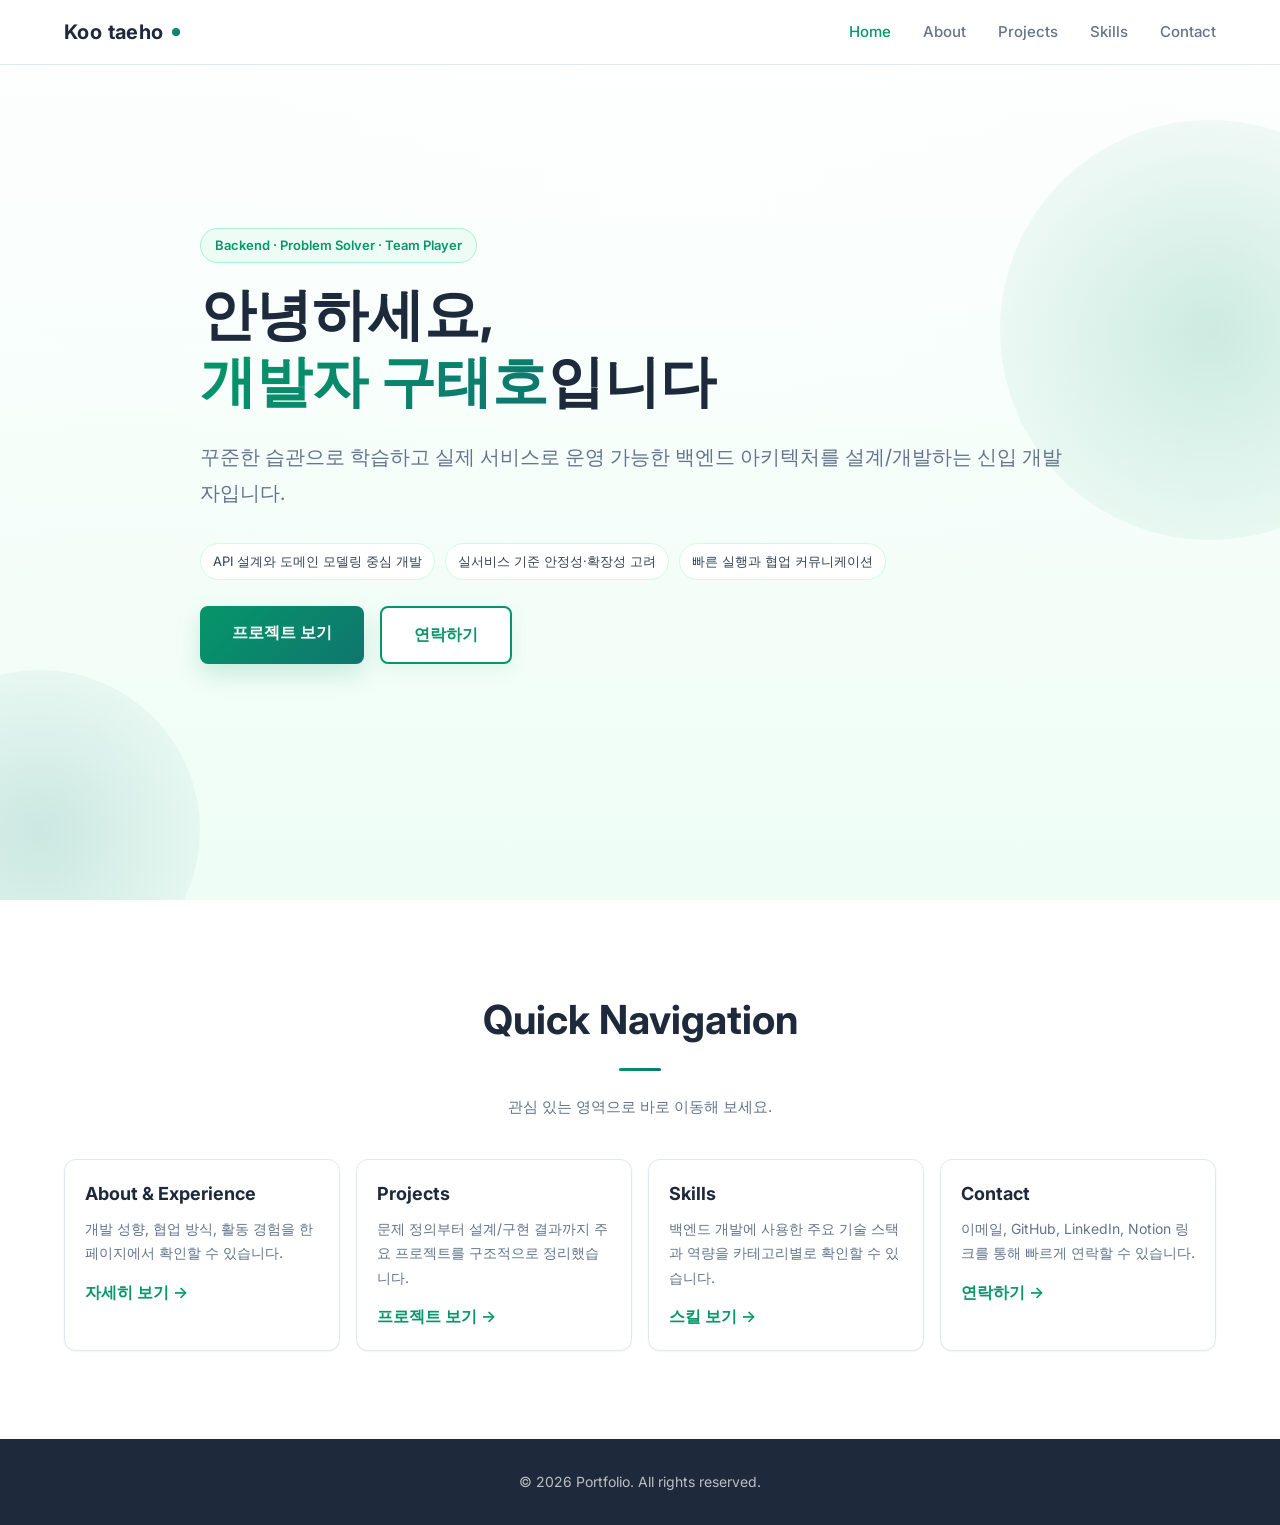
<file: index.html>
<!DOCTYPE html>
<html lang="ko">
<head>
    <meta charset="UTF-8">
    <meta name="viewport" content="width=device-width, initial-scale=1.0">
    <title>구태호 | Backend Developer Portfolio</title>
    <meta name="description" content="Node.js · TypeScript · Express 기반 백엔드 개발자 구태호의 포트폴리오입니다.">
    <meta property="og:title" content="구태호 | Backend Developer Portfolio">
    <meta property="og:description" content="백엔드 개발자 구태호 포트폴리오">
    <meta property="og:type" content="website">
    <link rel="stylesheet" href="style.css">
    <link rel="preconnect" href="https://fonts.googleapis.com">
    <link rel="preconnect" href="https://fonts.gstatic.com" crossorigin>
    <link href="https://fonts.googleapis.com/css2?family=Inter:wght@300;400;500;600;700&display=swap" rel="stylesheet">
    <link rel="stylesheet" href="https://cdnjs.cloudflare.com/ajax/libs/font-awesome/6.4.0/css/all.min.css">
</head>
<body>
    <nav class="navbar">
        <div class="container">
            <a class="nav-brand" href="index.html">Koo taeho</a>
            <button class="nav-toggle" aria-label="메뉴 열기" aria-expanded="false">
                <span></span>
                <span></span>
                <span></span>
            </button>
            <ul class="nav-menu">
                <li><a href="index.html" class="nav-link">Home</a></li>
                <li><a href="about.html" class="nav-link">About</a></li>
                <li><a href="projects.html" class="nav-link">Projects</a></li>
                <li><a href="skills.html" class="nav-link">Skills</a></li>
                <li><a href="contact.html" class="nav-link">Contact</a></li>
            </ul>
        </div>
    </nav>

    <section class="hero" id="home">
        <div class="container">
            <div class="hero-content">
                <p class="hero-intro">Backend · Problem Solver · Team Player</p>
                <h1 class="hero-title">
                    안녕하세요,<br>
                    <span class="gradient-text">개발자 구태호</span>입니다
                </h1>
                <p class="hero-description">
                    꾸준한 습관으로 학습하고 실제 서비스로 운영 가능한
                    백엔드 아키텍처를 설계/개발하는 신입 개발자입니다.
                </p>
                <ul class="hero-highlights">
                    <li>API 설계와 도메인 모델링 중심 개발</li>
                    <li>실서비스 기준 안정성·확장성 고려</li>
                    <li>빠른 실행과 협업 커뮤니케이션</li>
                </ul>
                <div class="hero-buttons">
                    <a href="projects.html" class="btn btn-primary">프로젝트 보기</a>
                    <a href="contact.html" class="btn btn-secondary">연락하기</a>
                </div>
            </div>
        </div>
    </section>

    <section class="home-quick">
        <div class="container">
            <h2 class="section-title">Quick Navigation</h2>
            <p class="section-subtitle">관심 있는 영역으로 바로 이동해 보세요.</p>
            <div class="quick-grid">
                <article class="quick-card">
                    <h3>About & Experience</h3>
                    <p>개발 성향, 협업 방식, 활동 경험을 한 페이지에서 확인할 수 있습니다.</p>
                    <a href="about.html" class="quick-link">자세히 보기 →</a>
                </article>
                <article class="quick-card">
                    <h3>Projects</h3>
                    <p>문제 정의부터 설계/구현 결과까지 주요 프로젝트를 구조적으로 정리했습니다.</p>
                    <a href="projects.html" class="quick-link">프로젝트 보기 →</a>
                </article>
                <article class="quick-card">
                    <h3>Skills</h3>
                    <p>백엔드 개발에 사용한 주요 기술 스택과 역량을 카테고리별로 확인할 수 있습니다.</p>
                    <a href="skills.html" class="quick-link">스킬 보기 →</a>
                </article>
                <article class="quick-card">
                    <h3>Contact</h3>
                    <p>이메일, GitHub, LinkedIn, Notion 링크를 통해 빠르게 연락할 수 있습니다.</p>
                    <a href="contact.html" class="quick-link">연락하기 →</a>
                </article>
            </div>
        </div>
    </section>

    <footer class="footer">
        <div class="container">
            <p>&copy; 2026 Portfolio. All rights reserved.</p>
        </div>
    </footer>

    <script src="script.js"></script>
</body>
</html>
</file>
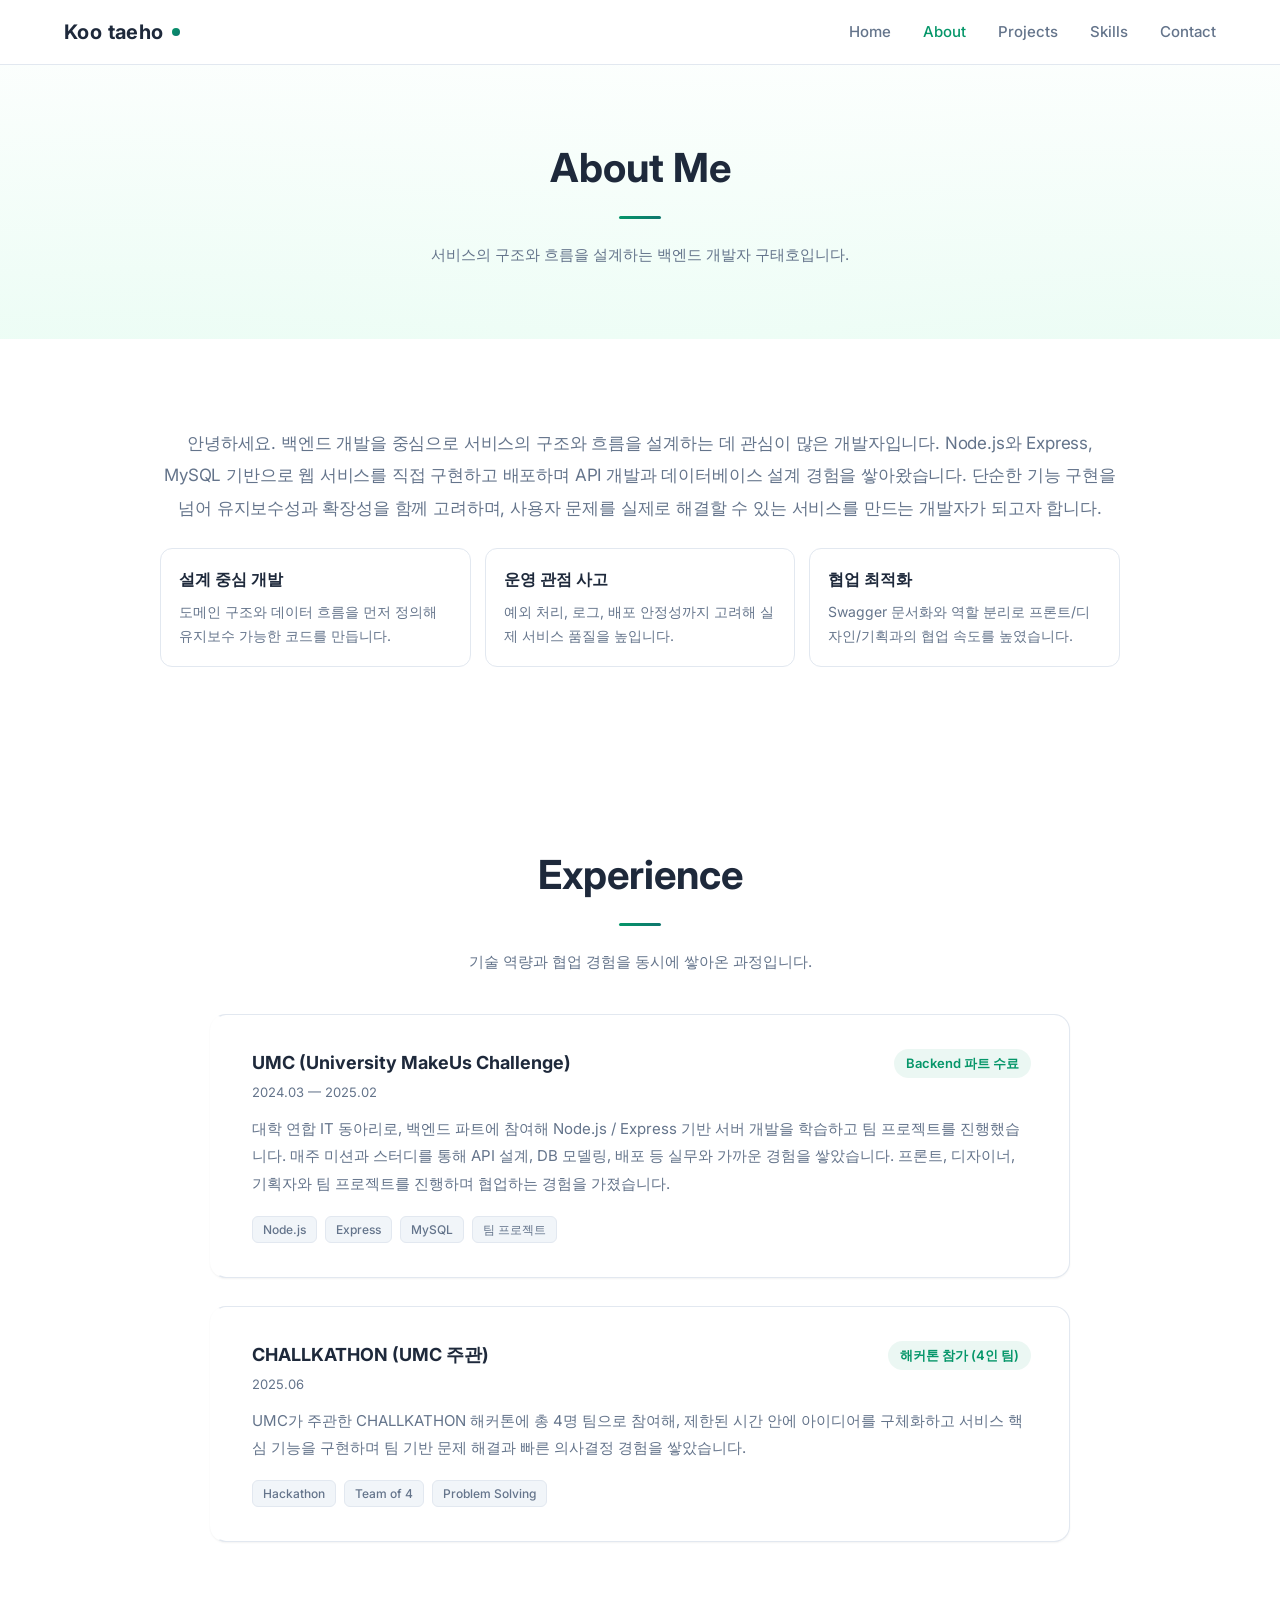
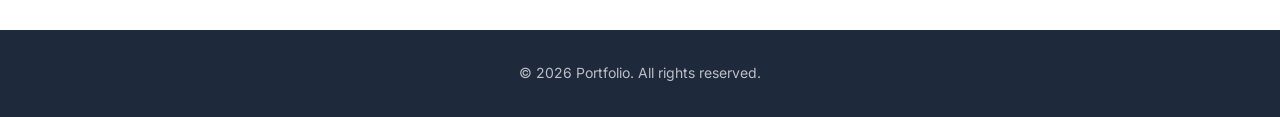
<file: about.html>
<!DOCTYPE html>
<html lang="ko">
<head>
    <meta charset="UTF-8">
    <meta name="viewport" content="width=device-width, initial-scale=1.0">
    <title>About | 구태호 Portfolio</title>
    <meta name="description" content="백엔드 개발자 구태호의 소개와 경험입니다.">
    <link rel="stylesheet" href="style.css">
    <link rel="preconnect" href="https://fonts.googleapis.com">
    <link rel="preconnect" href="https://fonts.gstatic.com" crossorigin>
    <link href="https://fonts.googleapis.com/css2?family=Inter:wght@300;400;500;600;700&display=swap" rel="stylesheet">
    <link rel="stylesheet" href="https://cdnjs.cloudflare.com/ajax/libs/font-awesome/6.4.0/css/all.min.css">
</head>
<body>
    <nav class="navbar">
        <div class="container">
            <a class="nav-brand" href="index.html">Koo taeho</a>
            <button class="nav-toggle" aria-label="메뉴 열기" aria-expanded="false">
                <span></span>
                <span></span>
                <span></span>
            </button>
            <ul class="nav-menu">
                <li><a href="index.html" class="nav-link">Home</a></li>
                <li><a href="about.html" class="nav-link">About</a></li>
                <li><a href="projects.html" class="nav-link">Projects</a></li>
                <li><a href="skills.html" class="nav-link">Skills</a></li>
                <li><a href="contact.html" class="nav-link">Contact</a></li>
            </ul>
        </div>
    </nav>

    <section class="page-hero">
        <div class="container">
            <h1 class="section-title">About Me</h1>
            <p class="section-subtitle">서비스의 구조와 흐름을 설계하는 백엔드 개발자 구태호입니다.</p>
        </div>
    </section>

    <section class="about" id="about">
        <div class="container">
            <div class="about-content">
                <p class="about-text">
                    안녕하세요. 백엔드 개발을 중심으로 서비스의 구조와 흐름을 설계하는 데 관심이 많은 개발자입니다.
                    Node.js와 Express, MySQL 기반으로 웹 서비스를 직접 구현하고 배포하며 API 개발과 데이터베이스 설계 경험을 쌓아왔습니다.
                    단순한 기능 구현을 넘어 유지보수성과 확장성을 함께 고려하며, 사용자 문제를 실제로 해결할 수 있는 서비스를 만드는 개발자가 되고자 합니다.
                </p>
                <div class="about-cards">
                    <div class="about-card">
                        <h3>설계 중심 개발</h3>
                        <p>도메인 구조와 데이터 흐름을 먼저 정의해 유지보수 가능한 코드를 만듭니다.</p>
                    </div>
                    <div class="about-card">
                        <h3>운영 관점 사고</h3>
                        <p>예외 처리, 로그, 배포 안정성까지 고려해 실제 서비스 품질을 높입니다.</p>
                    </div>
                    <div class="about-card">
                        <h3>협업 최적화</h3>
                        <p>Swagger 문서화와 역할 분리로 프론트/디자인/기획과의 협업 속도를 높였습니다.</p>
                    </div>
                </div>
            </div>
        </div>
    </section>

    <section class="experience" id="experience">
        <div class="container">
            <h2 class="section-title">Experience</h2>
            <p class="section-subtitle">기술 역량과 협업 경험을 동시에 쌓아온 과정입니다.</p>
            <div class="experience-list">
                <div class="experience-card">
                    <div class="experience-header">
                        <div class="experience-meta">
                            <span class="experience-org">UMC (University MakeUs Challenge)</span>
                            <span class="experience-period">2024.03 — 2025.02</span>
                        </div>
                        <span class="experience-role">Backend 파트 수료</span>
                    </div>
                    <p class="experience-desc">
                        대학 연합 IT 동아리로, 백엔드 파트에 참여해 Node.js / Express 기반 서버 개발을 학습하고 팀 프로젝트를 진행했습니다.
                        매주 미션과 스터디를 통해 API 설계, DB 모델링, 배포 등 실무와 가까운 경험을 쌓았습니다.
                        프론트, 디자이너, 기획자와 팀 프로젝트를 진행하며 협업하는 경험을 가졌습니다.
                    </p>
                    <div class="experience-tags">
                        <span class="exp-tag">Node.js</span>
                        <span class="exp-tag">Express</span>
                        <span class="exp-tag">MySQL</span>
                        <span class="exp-tag">팀 프로젝트</span>
                    </div>
                </div>

                <div class="experience-card">
                    <div class="experience-header">
                        <div class="experience-meta">
                            <span class="experience-org">CHALLKATHON (UMC 주관)</span>
                            <span class="experience-period">2025.06</span>
                        </div>
                        <span class="experience-role">해커톤 참가 (4인 팀)</span>
                    </div>
                    <p class="experience-desc">
                        UMC가 주관한 CHALLKATHON 해커톤에 총 4명 팀으로 참여해, 제한된 시간 안에 아이디어를 구체화하고
                        서비스 핵심 기능을 구현하며 팀 기반 문제 해결과 빠른 의사결정 경험을 쌓았습니다.
                    </p>
                    <div class="experience-tags">
                        <span class="exp-tag">Hackathon</span>
                        <span class="exp-tag">Team of 4</span>
                        <span class="exp-tag">Problem Solving</span>
                    </div>
                </div>
            </div>
        </div>
    </section>

    <footer class="footer">
        <div class="container">
            <p>&copy; 2026 Portfolio. All rights reserved.</p>
        </div>
    </footer>

    <script src="script.js"></script>
</body>
</html>
</file>
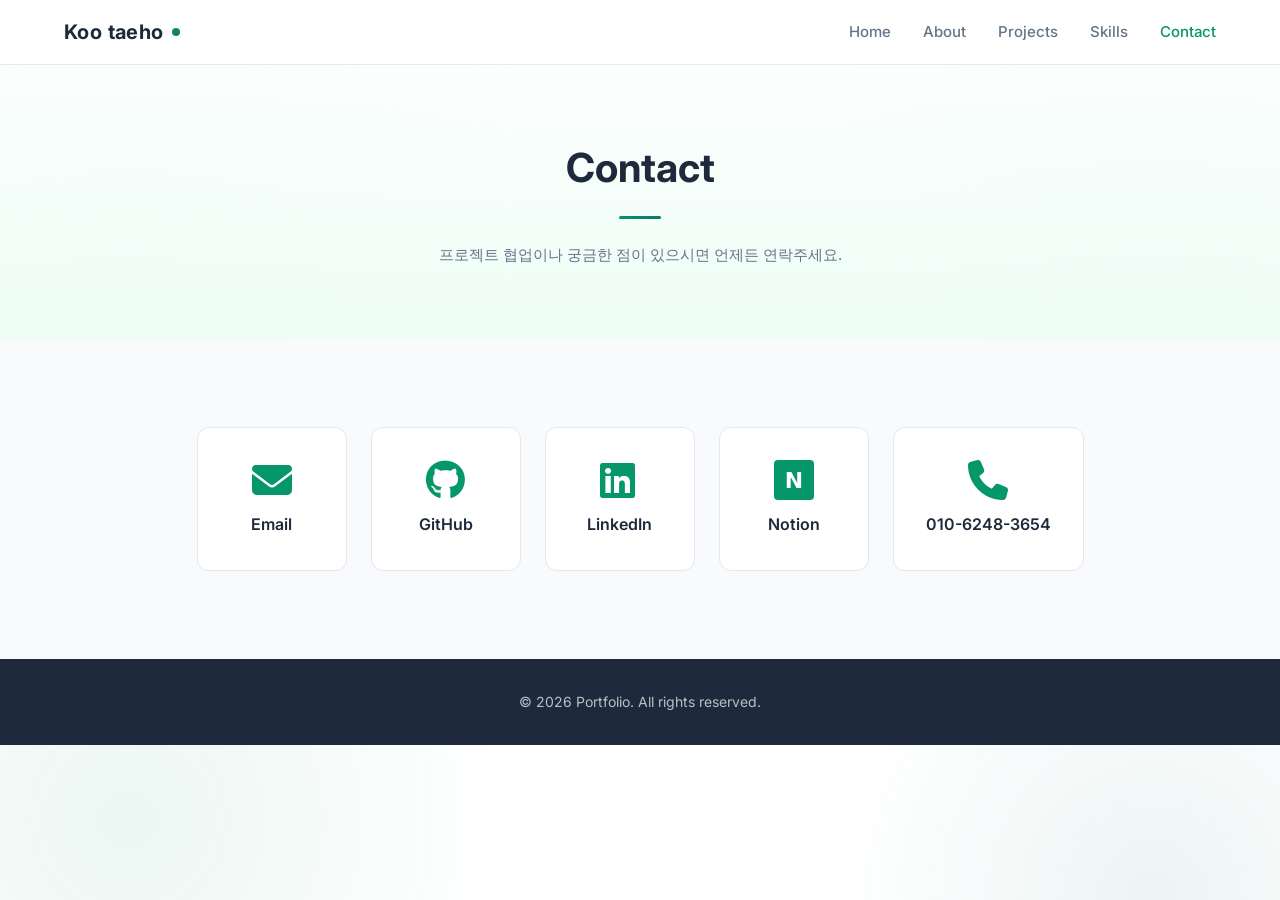
<file: contact.html>
<!DOCTYPE html>
<html lang="ko">
<head>
    <meta charset="UTF-8">
    <meta name="viewport" content="width=device-width, initial-scale=1.0">
    <title>Contact | 구태호 Portfolio</title>
    <meta name="description" content="백엔드 개발자 구태호에게 연락할 수 있는 페이지입니다.">
    <link rel="stylesheet" href="style.css">
    <link rel="preconnect" href="https://fonts.googleapis.com">
    <link rel="preconnect" href="https://fonts.gstatic.com" crossorigin>
    <link href="https://fonts.googleapis.com/css2?family=Inter:wght@300;400;500;600;700&display=swap" rel="stylesheet">
    <link rel="stylesheet" href="https://cdnjs.cloudflare.com/ajax/libs/font-awesome/6.4.0/css/all.min.css">
</head>
<body>
    <nav class="navbar">
        <div class="container">
            <a class="nav-brand" href="index.html">Koo taeho</a>
            <button class="nav-toggle" aria-label="메뉴 열기" aria-expanded="false">
                <span></span>
                <span></span>
                <span></span>
            </button>
            <ul class="nav-menu">
                <li><a href="index.html" class="nav-link">Home</a></li>
                <li><a href="about.html" class="nav-link">About</a></li>
                <li><a href="projects.html" class="nav-link">Projects</a></li>
                <li><a href="skills.html" class="nav-link">Skills</a></li>
                <li><a href="contact.html" class="nav-link">Contact</a></li>
            </ul>
        </div>
    </nav>

    <section class="page-hero">
        <div class="container">
            <h1 class="section-title">Contact</h1>
            <p class="section-subtitle">프로젝트 협업이나 궁금한 점이 있으시면 언제든 연락주세요.</p>
        </div>
    </section>

    <section class="contact" id="contact">
        <div class="container">
            <div class="contact-links">
                <a href="mailto:taehokoo82@gmail.com" class="contact-link" title="Email">
                    <i class="fas fa-envelope"></i>
                    <span>Email</span>
                </a>
                <a href="https://github.com/kootaeho" target="_blank" rel="noopener" class="contact-link" title="GitHub">
                    <i class="fab fa-github"></i>
                    <span>GitHub</span>
                </a>
                <a href="https://www.linkedin.com/in/taeho-koo-187862297/" target="_blank" rel="noopener" class="contact-link" title="LinkedIn">
                    <i class="fab fa-linkedin"></i>
                    <span>LinkedIn</span>
                </a>
                <a href="https://blossom-scarecrow-4bc.notion.site/58df6114f87e4168964218ded5c5b03e?pvs=74" target="_blank" rel="noopener" class="contact-link" title="Notion">
                    <svg class="notion-logo" viewBox="0 0 100 100" xmlns="http://www.w3.org/2000/svg">
                        <rect width="100" height="100" fill="currentColor" rx="10"/>
                        <text x="50" y="70" font-size="55" font-weight="900" fill="white" text-anchor="middle" font-family="system-ui, -apple-system, sans-serif">N</text>
                    </svg>
                    <span>Notion</span>
                </a>
                <a href="tel:01062483654" class="contact-link contact-phone">
                    <i class="fas fa-phone"></i>
                    <span>010-6248-3654</span>
                </a>
            </div>
        </div>
    </section>

    <footer class="footer">
        <div class="container">
            <p>&copy; 2026 Portfolio. All rights reserved.</p>
        </div>
    </footer>

    <script src="script.js"></script>
</body>
</html>
</file>
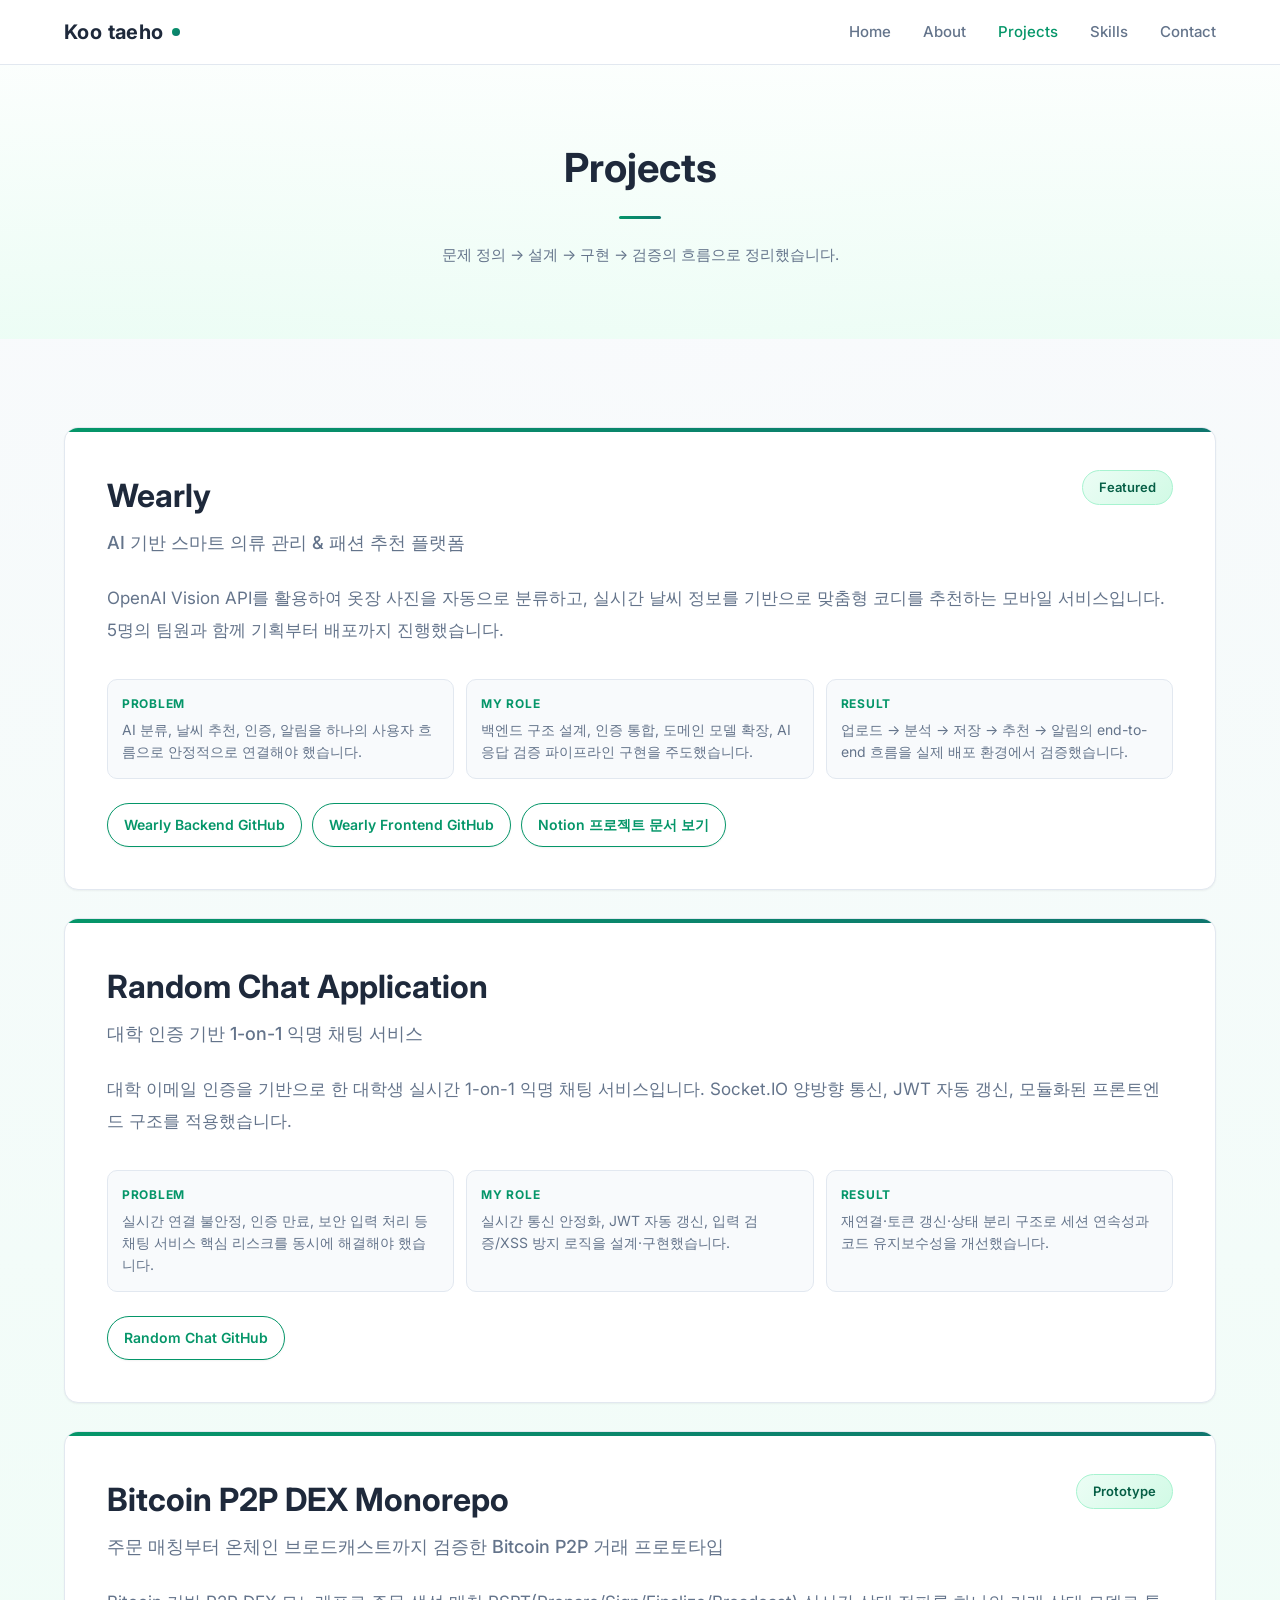
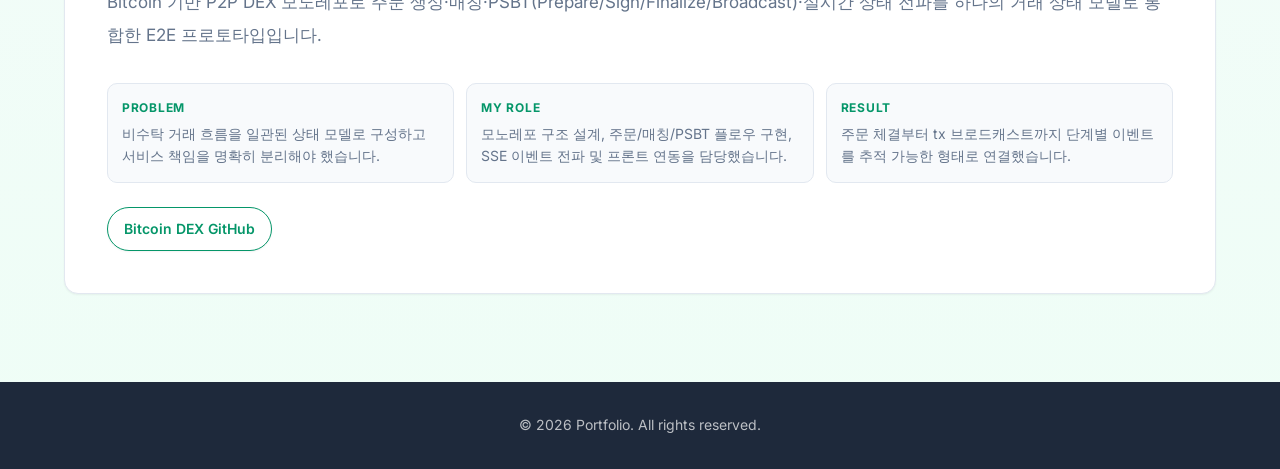
<file: projects.html>
<!DOCTYPE html>
<html lang="ko">
<head>
    <meta charset="UTF-8">
    <meta name="viewport" content="width=device-width, initial-scale=1.0">
    <title>Projects | 구태호 Portfolio</title>
    <meta name="description" content="백엔드 개발자 구태호의 주요 프로젝트 모음입니다.">
    <link rel="stylesheet" href="style.css">
    <link rel="preconnect" href="https://fonts.googleapis.com">
    <link rel="preconnect" href="https://fonts.gstatic.com" crossorigin>
    <link href="https://fonts.googleapis.com/css2?family=Inter:wght@300;400;500;600;700&display=swap" rel="stylesheet">
    <link rel="stylesheet" href="https://cdnjs.cloudflare.com/ajax/libs/font-awesome/6.4.0/css/all.min.css">
</head>
<body>
    <nav class="navbar">
        <div class="container">
            <a class="nav-brand" href="index.html">Koo taeho</a>
            <button class="nav-toggle" aria-label="메뉴 열기" aria-expanded="false">
                <span></span>
                <span></span>
                <span></span>
            </button>
            <ul class="nav-menu">
                <li><a href="index.html" class="nav-link">Home</a></li>
                <li><a href="about.html" class="nav-link">About</a></li>
                <li><a href="projects.html" class="nav-link">Projects</a></li>
                <li><a href="skills.html" class="nav-link">Skills</a></li>
                <li><a href="contact.html" class="nav-link">Contact</a></li>
            </ul>
        </div>
    </nav>

    <section class="page-hero">
        <div class="container">
            <h1 class="section-title">Projects</h1>
            <p class="section-subtitle">문제 정의 → 설계 → 구현 → 검증의 흐름으로 정리했습니다.</p>
        </div>
    </section>

    <section class="projects" id="projects">
        <div class="container">
            <div class="project-card featured">
                <div class="project-header">
                    <div>
                        <h3 class="project-title">Wearly</h3>
                        <p class="project-subtitle">AI 기반 스마트 의류 관리 & 패션 추천 플랫폼</p>
                    </div>
                    <span class="project-badge">Featured</span>
                </div>

                <p class="project-description">
                    OpenAI Vision API를 활용하여 옷장 사진을 자동으로 분류하고, 실시간 날씨 정보를 기반으로
                    맞춤형 코디를 추천하는 모바일 서비스입니다. 5명의 팀원과 함께 기획부터 배포까지 진행했습니다.
                </p>

                <div class="project-focus-grid">
                    <div class="focus-item">
                        <div class="focus-label">Problem</div>
                        <p>AI 분류, 날씨 추천, 인증, 알림을 하나의 사용자 흐름으로 안정적으로 연결해야 했습니다.</p>
                    </div>
                    <div class="focus-item">
                        <div class="focus-label">My Role</div>
                        <p>백엔드 구조 설계, 인증 통합, 도메인 모델 확장, AI 응답 검증 파이프라인 구현을 주도했습니다.</p>
                    </div>
                    <div class="focus-item">
                        <div class="focus-label">Result</div>
                        <p>업로드 → 분석 → 저장 → 추천 → 알림의 end-to-end 흐름을 실제 배포 환경에서 검증했습니다.</p>
                    </div>
                </div>

                <div class="project-links">
                    <a href="https://github.com/Melonging/wearly-backend" target="_blank" rel="noopener" class="project-link-btn">Wearly Backend GitHub</a>
                    <a href="https://github.com/Melonging/wearly-frontend.git" target="_blank" rel="noopener" class="project-link-btn">Wearly Frontend GitHub</a>
                    <a href="https://www.notion.so/Wearly-2d3183d0d46c803583c8dbe2f5aa65df" target="_blank" rel="noopener" class="project-link-btn">Notion 프로젝트 문서 보기</a>
                </div>
            </div>

            <div class="project-card">
                <div class="project-header">
                    <div>
                        <h3 class="project-title">Random Chat Application</h3>
                        <p class="project-subtitle">대학 인증 기반 1-on-1 익명 채팅 서비스</p>
                    </div>
                </div>

                <p class="project-description">
                    대학 이메일 인증을 기반으로 한 대학생 실시간 1-on-1 익명 채팅 서비스입니다.
                    Socket.IO 양방향 통신, JWT 자동 갱신, 모듈화된 프론트엔드 구조를 적용했습니다.
                </p>

                <div class="project-focus-grid">
                    <div class="focus-item">
                        <div class="focus-label">Problem</div>
                        <p>실시간 연결 불안정, 인증 만료, 보안 입력 처리 등 채팅 서비스 핵심 리스크를 동시에 해결해야 했습니다.</p>
                    </div>
                    <div class="focus-item">
                        <div class="focus-label">My Role</div>
                        <p>실시간 통신 안정화, JWT 자동 갱신, 입력 검증/XSS 방지 로직을 설계·구현했습니다.</p>
                    </div>
                    <div class="focus-item">
                        <div class="focus-label">Result</div>
                        <p>재연결·토큰 갱신·상태 분리 구조로 세션 연속성과 코드 유지보수성을 개선했습니다.</p>
                    </div>
                </div>

                <div class="project-links">
                    <a href="https://github.com/kootaeho/Websocket.git" target="_blank" rel="noopener" class="project-link-btn">Random Chat GitHub</a>
                </div>
            </div>

            <div class="project-card">
                <div class="project-header">
                    <div>
                        <h3 class="project-title">Bitcoin P2P DEX Monorepo</h3>
                        <p class="project-subtitle">주문 매칭부터 온체인 브로드캐스트까지 검증한 Bitcoin P2P 거래 프로토타입</p>
                    </div>
                    <span class="project-badge">Prototype</span>
                </div>

                <p class="project-description">
                    Bitcoin 기반 P2P DEX 모노레포로 주문 생성·매칭·PSBT(Prepare/Sign/Finalize/Broadcast)·실시간 상태 전파를
                    하나의 거래 상태 모델로 통합한 E2E 프로토타입입니다.
                </p>

                <div class="project-focus-grid">
                    <div class="focus-item">
                        <div class="focus-label">Problem</div>
                        <p>비수탁 거래 흐름을 일관된 상태 모델로 구성하고 서비스 책임을 명확히 분리해야 했습니다.</p>
                    </div>
                    <div class="focus-item">
                        <div class="focus-label">My Role</div>
                        <p>모노레포 구조 설계, 주문/매칭/PSBT 플로우 구현, SSE 이벤트 전파 및 프론트 연동을 담당했습니다.</p>
                    </div>
                    <div class="focus-item">
                        <div class="focus-label">Result</div>
                        <p>주문 체결부터 tx 브로드캐스트까지 단계별 이벤트를 추적 가능한 형태로 연결했습니다.</p>
                    </div>
                </div>

                <div class="project-links">
                    <a href="https://github.com/kootaeho/DEX-" target="_blank" rel="noopener" class="project-link-btn">Bitcoin DEX GitHub</a>
                </div>
            </div>
        </div>
    </section>

    <footer class="footer">
        <div class="container">
            <p>&copy; 2026 Portfolio. All rights reserved.</p>
        </div>
    </footer>

    <script src="script.js"></script>
</body>
</html>
</file>
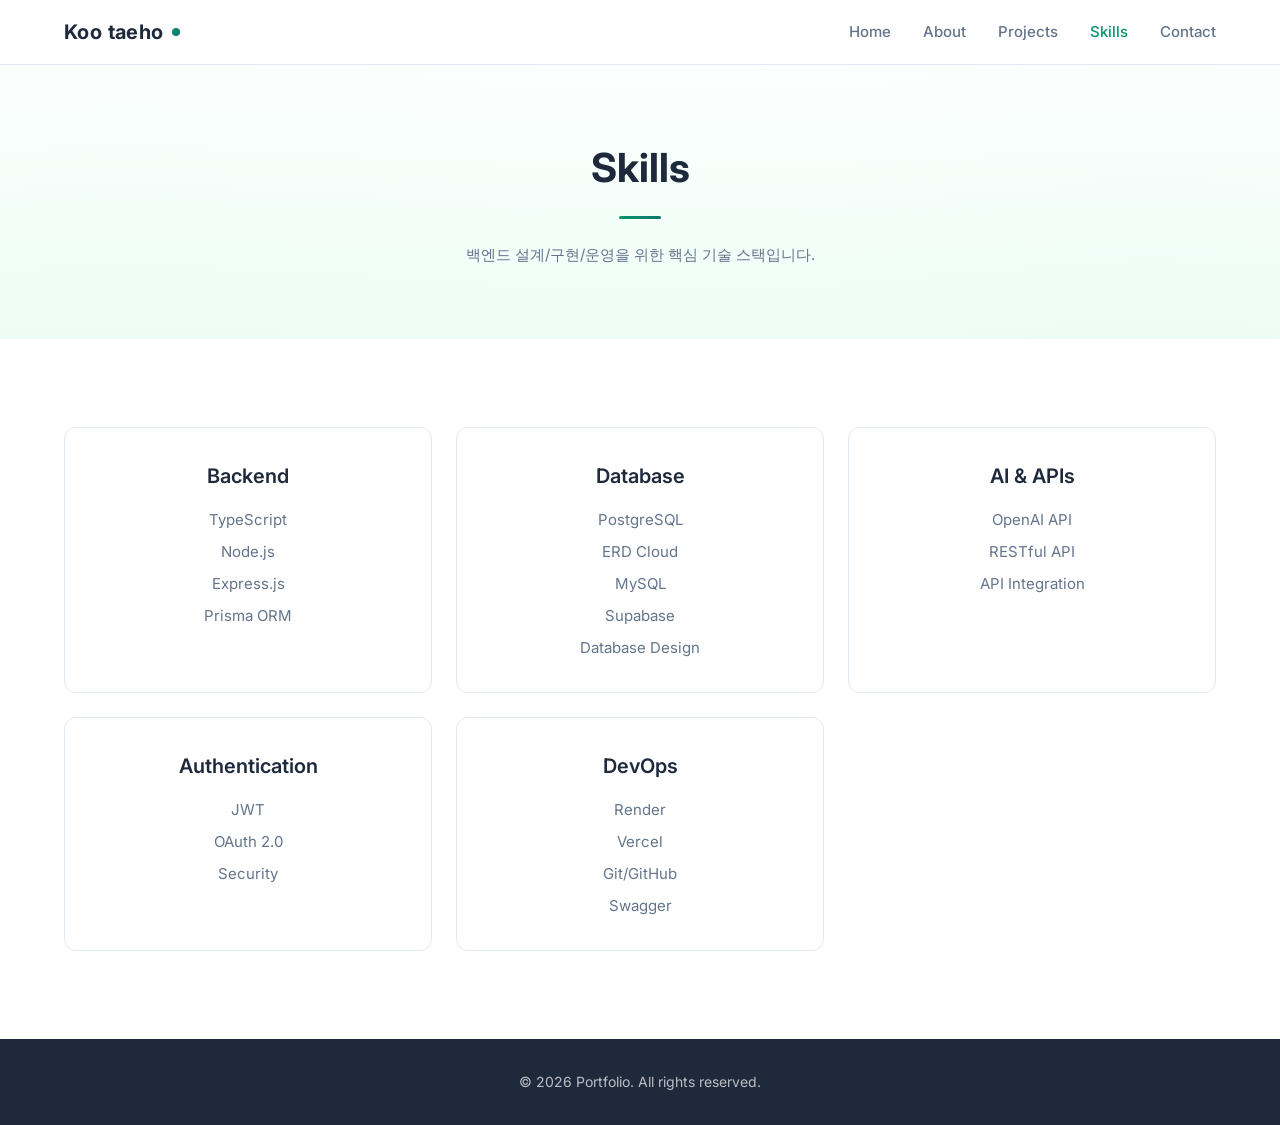
<file: skills.html>
<!DOCTYPE html>
<html lang="ko">
<head>
    <meta charset="UTF-8">
    <meta name="viewport" content="width=device-width, initial-scale=1.0">
    <title>Skills | 구태호 Portfolio</title>
    <meta name="description" content="백엔드 개발자 구태호의 기술 스택입니다.">
    <link rel="stylesheet" href="style.css">
    <link rel="preconnect" href="https://fonts.googleapis.com">
    <link rel="preconnect" href="https://fonts.gstatic.com" crossorigin>
    <link href="https://fonts.googleapis.com/css2?family=Inter:wght@300;400;500;600;700&display=swap" rel="stylesheet">
    <link rel="stylesheet" href="https://cdnjs.cloudflare.com/ajax/libs/font-awesome/6.4.0/css/all.min.css">
</head>
<body>
    <nav class="navbar">
        <div class="container">
            <a class="nav-brand" href="index.html">Koo taeho</a>
            <button class="nav-toggle" aria-label="메뉴 열기" aria-expanded="false">
                <span></span>
                <span></span>
                <span></span>
            </button>
            <ul class="nav-menu">
                <li><a href="index.html" class="nav-link">Home</a></li>
                <li><a href="about.html" class="nav-link">About</a></li>
                <li><a href="projects.html" class="nav-link">Projects</a></li>
                <li><a href="skills.html" class="nav-link">Skills</a></li>
                <li><a href="contact.html" class="nav-link">Contact</a></li>
            </ul>
        </div>
    </nav>

    <section class="page-hero">
        <div class="container">
            <h1 class="section-title">Skills</h1>
            <p class="section-subtitle">백엔드 설계/구현/운영을 위한 핵심 기술 스택입니다.</p>
        </div>
    </section>

    <section class="skills" id="skills">
        <div class="container">
            <div class="skills-grid">
                <div class="skill-card">
                    <div class="skill-icon">Backend</div>
                    <h3 class="skill-name">Backend</h3>
                    <ul class="skill-list">
                        <li>TypeScript</li>
                        <li>Node.js</li>
                        <li>Express.js</li>
                        <li>Prisma ORM</li>
                    </ul>
                </div>
                <div class="skill-card">
                    <div class="skill-icon">DB</div>
                    <h3 class="skill-name">Database</h3>
                    <ul class="skill-list">
                        <li>PostgreSQL</li>
                        <li>ERD Cloud</li>
                        <li>MySQL</li>
                        <li>Supabase</li>
                        <li>Database Design</li>
                    </ul>
                </div>
                <div class="skill-card">
                    <div class="skill-icon">API</div>
                    <h3 class="skill-name">AI & APIs</h3>
                    <ul class="skill-list">
                        <li>OpenAI API</li>
                        <li>RESTful API</li>
                        <li>API Integration</li>
                    </ul>
                </div>
                <div class="skill-card">
                    <div class="skill-icon">Auth</div>
                    <h3 class="skill-name">Authentication</h3>
                    <ul class="skill-list">
                        <li>JWT</li>
                        <li>OAuth 2.0</li>
                        <li>Security</li>
                    </ul>
                </div>
                <div class="skill-card">
                    <div class="skill-icon">Ops</div>
                    <h3 class="skill-name">DevOps</h3>
                    <ul class="skill-list">
                        <li>Render</li>
                        <li>Vercel</li>
                        <li>Git/GitHub</li>
                        <li>Swagger</li>
                    </ul>
                </div>
            </div>
        </div>
    </section>

    <footer class="footer">
        <div class="container">
            <p>&copy; 2026 Portfolio. All rights reserved.</p>
        </div>
    </footer>

    <script src="script.js"></script>
</body>
</html>
</file>
<file: style.css>
/* ========== Reset & Base ========== */
* {
    margin: 0;
    padding: 0;
    box-sizing: border-box;
}

:root {
    --primary-color: #059669;
    --primary-dark: #047857;
    --accent-color: #0f766e;
    --mint-color: #10b981;
    --primary-tint: #ecfdf5;
    --secondary-color: #64748b;
    --text-color: #1e293b;
    --text-light: #64748b;
    --bg-white: #ffffff;
    --bg-gray-light: #f8fafc;
    --bg-gray: #f1f5f9;
    --border-color: #e2e8f0;
    --shadow-sm: 0 1px 2px rgba(0, 0, 0, 0.05);
    --shadow: 0 6px 18px rgba(15, 23, 42, 0.06);
}

html {
    scroll-behavior: smooth;
}

body {
    font-family: 'Inter', -apple-system, BlinkMacSystemFont, 'Segoe UI', 'Roboto', sans-serif;
    color: var(--text-color);
    background:
        radial-gradient(circle at 10% 10%, rgba(5, 150, 105, 0.08), transparent 28%),
        radial-gradient(circle at 90% 20%, rgba(15, 118, 110, 0.08), transparent 24%),
        var(--bg-white);
    line-height: 1.6;
    font-size: 16px;
}

.container {
    max-width: 1200px;
    margin: 0 auto;
    padding: 0 24px;
}

section {
    padding: 88px 0;
}

/* ========== Navigation ========== */
.navbar {
    position: fixed;
    top: 0;
    left: 0;
    right: 0;
    background: rgba(255, 255, 255, 0.98);
    border-bottom: 1px solid var(--border-color);
    z-index: 1000;
    transition: all 0.3s ease;
    backdrop-filter: blur(8px);
}

.navbar .container {
    display: flex;
    justify-content: space-between;
    align-items: center;
    padding-top: 16px;
    padding-bottom: 16px;
    position: relative;
}

.nav-brand {
    font-size: 20px;
    font-weight: 700;
    color: var(--text-color);
    letter-spacing: 0.02em;
    position: relative;
    padding-right: 16px;
    text-decoration: none;
}

.nav-brand::after {
    content: '';
    position: absolute;
    right: 0;
    top: 50%;
    width: 8px;
    height: 8px;
    background: linear-gradient(135deg, var(--primary-color), var(--accent-color));
    border-radius: 999px;
    transform: translateY(-50%);
}

.nav-menu {
    display: flex;
    list-style: none;
    gap: 32px;
}

.nav-link {
    color: var(--text-light);
    text-decoration: none;
    font-weight: 500;
    transition: color 0.3s ease;
    font-size: 15px;
}

.nav-link:hover,
.nav-link.active {
    color: var(--primary-color);
}

.nav-toggle {
    display: none;
    flex-direction: column;
    justify-content: center;
    gap: 5px;
    width: 36px;
    height: 36px;
    padding: 4px;
    background: none;
    border: none;
    cursor: pointer;
    border-radius: 6px;
    transition: background 0.2s;
}

.nav-toggle:hover {
    background: var(--bg-gray);
}

.nav-toggle span {
    display: block;
    width: 22px;
    height: 2px;
    background: var(--text-color);
    border-radius: 2px;
    transition: all 0.3s ease;
    transform-origin: center;
}

.nav-toggle.open span:nth-child(1) {
    transform: translateY(7px) rotate(45deg);
}

.nav-toggle.open span:nth-child(2) {
    opacity: 0;
    transform: scaleX(0);
}

.nav-toggle.open span:nth-child(3) {
    transform: translateY(-7px) rotate(-45deg);
}

/* ========== Hero & Common Titles ========== */
.hero {
    min-height: 100vh;
    display: flex;
    align-items: center;
    background: linear-gradient(180deg, rgba(255, 255, 255, 0.97) 0%, rgba(236, 253, 245, 0.9) 100%);
    padding-top: 80px;
    position: relative;
    overflow: hidden;
}

.hero::before,
.hero::after {
    content: '';
    position: absolute;
    border-radius: 999px;
    z-index: 0;
}

.hero::before {
    width: 420px;
    height: 420px;
    right: -140px;
    top: 120px;
    background: radial-gradient(circle, rgba(5, 150, 105, 0.18), rgba(5, 150, 105, 0));
}

.hero::after {
    width: 320px;
    height: 320px;
    left: -120px;
    bottom: -90px;
    background: radial-gradient(circle, rgba(15, 118, 110, 0.16), rgba(15, 118, 110, 0));
}

.hero .container {
    position: relative;
    z-index: 1;
}

.hero-content {
    max-width: 880px;
    margin: 0 auto;
    text-align: left;
}

.hero-intro {
    display: inline-flex;
    align-items: center;
    gap: 8px;
    font-size: 13px;
    font-weight: 600;
    color: var(--primary-color);
    background: rgba(236, 253, 245, 0.95);
    border: 1px solid #a7f3d0;
    border-radius: 999px;
    padding: 6px 14px;
    margin-bottom: 18px;
}

.hero-title {
    font-size: 56px;
    font-weight: 700;
    line-height: 1.2;
    margin-bottom: 24px;
    color: var(--text-color);
}

.gradient-text {
    background: linear-gradient(135deg, var(--primary-color), var(--accent-color));
    -webkit-background-clip: text;
    -webkit-text-fill-color: transparent;
    background-clip: text;
}

.hero-description {
    font-size: 20px;
    color: var(--text-light);
    margin-bottom: 32px;
    line-height: 1.8;
}

.hero-highlights {
    list-style: none;
    display: flex;
    flex-wrap: wrap;
    gap: 10px;
    margin-bottom: 26px;
}

.hero-highlights li {
    font-size: 13px;
    color: #334155;
    background: rgba(255, 255, 255, 0.9);
    border: 1px solid #d1fae5;
    border-radius: 999px;
    padding: 7px 12px;
}

.hero-buttons {
    display: flex;
    gap: 16px;
    justify-content: flex-start;
}

.btn {
    padding: 14px 32px;
    border-radius: 8px;
    text-decoration: none;
    font-weight: 600;
    font-size: 16px;
    transition: transform 0.25s ease, box-shadow 0.25s ease, background-color 0.25s ease, color 0.25s ease, border-color 0.25s ease;
    display: inline-block;
}

.btn-primary {
    background: linear-gradient(135deg, #059669 0%, #0f766e 100%);
    color: white;
    box-shadow: 0 10px 24px rgba(5, 150, 105, 0.18);
}

.btn-primary:hover {
    background: var(--primary-dark);
    transform: translateY(-2px);
}

.btn-secondary {
    background: var(--bg-white);
    color: var(--primary-color);
    border: 2px solid var(--primary-color);
    box-shadow: 0 6px 18px rgba(5, 150, 105, 0.08);
}

.btn-secondary:hover {
    background: var(--primary-tint);
    border-color: var(--accent-color);
    transform: translateY(-2px);
}

.section-title {
    font-size: 40px;
    font-weight: 700;
    text-align: center;
    margin-bottom: 64px;
    color: var(--text-color);
    position: relative;
}

.section-title::after {
    content: '';
    display: block;
    width: 42px;
    height: 3px;
    background: linear-gradient(90deg, var(--primary-color), var(--accent-color));
    margin: 16px auto 0;
    border-radius: 2px;
}

.section-subtitle {
    max-width: 720px;
    margin: -40px auto 40px;
    text-align: center;
    color: var(--text-light);
    font-size: 15px;
}

.page-hero {
    padding-top: 136px;
    padding-bottom: 32px;
    background: linear-gradient(180deg, rgba(255, 255, 255, 0.97) 0%, rgba(236, 253, 245, 0.9) 100%);
}

/* ========== Home Quick Cards ========== */
.home-quick {
    background: var(--bg-white);
}

.quick-grid {
    display: grid;
    grid-template-columns: repeat(auto-fit, minmax(240px, 1fr));
    gap: 16px;
}

.quick-card {
    background: var(--bg-white);
    border: 1px solid var(--border-color);
    border-radius: 12px;
    padding: 20px;
    box-shadow: var(--shadow-sm);
}

.quick-card h3 {
    font-size: 18px;
    margin-bottom: 8px;
    color: var(--text-color);
}

.quick-card p {
    font-size: 14px;
    color: var(--text-light);
    line-height: 1.75;
    margin-bottom: 14px;
}

.quick-link {
    text-decoration: none;
    font-weight: 600;
    color: var(--primary-color);
}

.quick-link:hover {
    color: var(--accent-color);
}

/* ========== About & Experience ========== */
.about,
.experience,
.skills {
    background: var(--bg-white);
}

.about-content {
    max-width: 960px;
    margin: 0 auto;
}

.about-text {
    font-size: 17px;
    line-height: 1.9;
    color: var(--text-light);
    text-align: center;
    letter-spacing: -0.01em;
    margin-bottom: 24px;
}

.about-cards {
    display: grid;
    grid-template-columns: repeat(3, minmax(0, 1fr));
    gap: 14px;
}

.about-card {
    background: #ffffff;
    border: 1px solid var(--border-color);
    border-radius: 12px;
    padding: 18px;
}

.about-card h3 {
    font-size: 16px;
    margin-bottom: 8px;
    color: var(--text-color);
}

.about-card p {
    font-size: 14px;
    color: var(--text-light);
    line-height: 1.7;
}

.experience-list {
    display: flex;
    flex-direction: column;
    gap: 28px;
    max-width: 860px;
    margin: 0 auto;
}

.experience-card {
    background: var(--bg-white);
    border-radius: 16px;
    padding: 34px 38px;
    border: 1px solid var(--border-color);
    box-shadow: var(--shadow-sm);
    transition: all 0.3s ease;
    border-left: 4px solid transparent;
}

.experience-card:hover {
    box-shadow: 0 14px 30px rgba(5, 150, 105, 0.12);
    border-left-color: var(--mint-color);
}

.experience-header {
    display: flex;
    justify-content: space-between;
    align-items: flex-start;
    flex-wrap: wrap;
    gap: 8px;
    margin-bottom: 12px;
}

.experience-meta {
    display: flex;
    flex-direction: column;
    gap: 4px;
}

.experience-org {
    font-size: 18px;
    font-weight: 700;
    color: var(--text-color);
}

.experience-period {
    font-size: 13px;
    color: var(--text-light);
}

.experience-role {
    font-size: 13px;
    font-weight: 600;
    color: var(--primary-color);
    background: rgba(5, 150, 105, 0.08);
    padding: 4px 12px;
    border-radius: 20px;
    white-space: nowrap;
}

.experience-desc {
    font-size: 15px;
    line-height: 1.85;
    color: var(--text-light);
    margin-bottom: 18px;
}

.experience-tags {
    display: flex;
    flex-wrap: wrap;
    gap: 8px;
}

.exp-tag {
    font-size: 12px;
    font-weight: 500;
    color: var(--secondary-color);
    background: var(--bg-gray);
    border: 1px solid var(--border-color);
    padding: 3px 10px;
    border-radius: 6px;
}

/* ========== Projects ========== */
.projects {
    background: linear-gradient(180deg, rgba(248, 250, 252, 0.96) 0%, rgba(236, 253, 245, 0.85) 100%);
}

.project-card + .project-card {
    margin-top: 28px;
}

.project-card {
    background: var(--bg-white);
    border-radius: 14px;
    padding: 42px;
    box-shadow: var(--shadow-sm);
    transition: all 0.3s ease;
    border: 1px solid var(--border-color);
    position: relative;
    overflow: hidden;
}

.project-card::before {
    content: '';
    position: absolute;
    left: 0;
    top: 0;
    width: 100%;
    height: 4px;
    background: linear-gradient(90deg, var(--primary-color), var(--accent-color));
}

.project-card:hover {
    box-shadow: 0 18px 40px rgba(5, 150, 105, 0.1);
    border-color: var(--primary-color);
    transform: translateY(-2px);
}

.project-card.featured {
    border-color: var(--border-color);
}

.project-header {
    display: flex;
    justify-content: space-between;
    align-items: start;
    margin-bottom: 24px;
    gap: 16px;
}

.project-title {
    font-size: 32px;
    font-weight: 700;
    color: var(--text-color);
    margin-bottom: 8px;
}

.project-subtitle {
    font-size: 18px;
    color: var(--text-light);
    font-weight: 500;
}

.project-badge {
    background: linear-gradient(135deg, #ecfdf5, #d1fae5);
    color: #065f46;
    border: 1px solid #a7f3d0;
    padding: 6px 16px;
    border-radius: 20px;
    font-size: 13px;
    font-weight: 600;
}

.project-description {
    font-size: 17px;
    line-height: 1.9;
    color: var(--text-light);
    margin-bottom: 32px;
}

.project-focus-grid {
    display: grid;
    grid-template-columns: repeat(auto-fit, minmax(220px, 1fr));
    gap: 12px;
    margin-bottom: 24px;
}

.focus-item {
    background: var(--bg-gray-light);
    border: 1px solid var(--border-color);
    border-radius: 10px;
    padding: 14px;
}

.focus-label {
    font-size: 12px;
    font-weight: 700;
    text-transform: uppercase;
    letter-spacing: 0.06em;
    color: var(--primary-color);
    margin-bottom: 6px;
}

.focus-item p {
    font-size: 14px;
    color: var(--text-light);
    line-height: 1.6;
}

.project-links {
    margin-top: 8px;
    display: flex;
    flex-wrap: wrap;
    gap: 10px;
}

.project-link-btn {
    display: inline-flex;
    align-items: center;
    padding: 10px 16px;
    border-radius: 999px;
    background: var(--bg-white);
    border: 1px solid var(--primary-color);
    color: var(--primary-color);
    font-size: 14px;
    font-weight: 600;
    text-decoration: none;
    box-shadow: var(--shadow-sm);
    transition: transform 0.2s ease, box-shadow 0.2s ease, background-color 0.2s ease;
}

.project-link-btn:hover {
    background: var(--primary-tint);
    box-shadow: 0 10px 18px rgba(5, 150, 105, 0.14);
    transform: translateY(-1px);
}

/* ========== Skills ========== */
.skills-grid {
    display: grid;
    grid-template-columns: repeat(auto-fit, minmax(280px, 1fr));
    gap: 24px;
}

.skill-card {
    background: var(--bg-white);
    border: 1px solid var(--border-color);
    border-radius: 12px;
    padding: 32px;
    text-align: center;
    transition: all 0.3s ease;
}

.skill-card:hover {
    box-shadow: 0 16px 32px rgba(5, 150, 105, 0.1);
    border-color: var(--primary-color);
    transform: translateY(-3px);
}

.skill-icon {
    display: none;
}

.skill-name {
    font-size: 20px;
    font-weight: 600;
    margin-bottom: 16px;
    color: var(--text-color);
}

.skill-list {
    list-style: none;
    display: flex;
    flex-direction: column;
    gap: 8px;
}

.skill-list li {
    color: var(--text-light);
    font-size: 15px;
}

/* ========== Contact ========== */
.contact {
    background: var(--bg-gray-light);
}

.contact-links {
    display: flex;
    justify-content: center;
    gap: 24px;
    flex-wrap: wrap;
}

.contact-link {
    display: flex;
    flex-direction: column;
    align-items: center;
    gap: 12px;
    padding: 32px;
    background: var(--bg-white);
    border: 1px solid var(--border-color);
    border-radius: 12px;
    text-decoration: none;
    color: var(--text-color);
    min-width: 150px;
    transition: transform 0.25s ease, box-shadow 0.25s ease, border-color 0.25s ease, color 0.25s ease;
}

.contact-link:hover {
    box-shadow: 0 16px 32px rgba(5, 150, 105, 0.12);
    border-color: var(--primary-color);
    color: var(--primary-color);
    transform: translateY(-3px);
}

.contact-link i,
.contact-link svg {
    font-size: 40px;
    width: 40px;
    height: 40px;
    color: var(--primary-color);
    transition: all 0.3s ease;
}

.contact-link:hover i,
.contact-link:hover svg {
    color: var(--accent-color);
    transform: translateY(-4px);
}

.notion-logo {
    width: 40px;
    height: 40px;
}

.contact-link span:last-child {
    font-weight: 600;
    font-size: 16px;
}

/* ========== Footer ========== */
.footer {
    background: var(--text-color);
    color: white;
    padding: 32px 0;
    text-align: center;
}

.footer p {
    color: rgba(255, 255, 255, 0.7);
    font-size: 14px;
}

/* ========== Responsive ========== */
@media (max-width: 768px) {
    .hero-content {
        text-align: center;
    }

    .hero-title {
        font-size: 36px;
    }

    .hero-description {
        font-size: 18px;
    }

    .hero-buttons {
        flex-direction: column;
        align-items: center;
    }

    .hero-highlights {
        justify-content: center;
    }

    .section-title {
        font-size: 32px;
    }

    .section-subtitle {
        margin-top: -34px;
        margin-bottom: 34px;
    }

    .page-hero {
        padding-top: 110px;
        padding-bottom: 20px;
    }

    .about-cards {
        grid-template-columns: 1fr;
    }

    .nav-toggle {
        display: flex;
    }

    .nav-menu {
        display: none;
        position: absolute;
        top: 100%;
        left: 0;
        right: 0;
        background: rgba(255, 255, 255, 0.98);
        border-bottom: 1px solid var(--border-color);
        flex-direction: column;
        gap: 0;
        padding: 8px 0;
        box-shadow: var(--shadow);
    }

    .nav-menu.open {
        display: flex;
    }

    .nav-menu li {
        width: 100%;
    }

    .nav-link {
        display: block;
        padding: 14px 24px;
        font-size: 15px;
    }

    .nav-link:hover {
        background: var(--bg-gray-light);
    }

    .project-card {
        padding: 32px 24px;
    }

    .project-title {
        font-size: 24px;
    }

    .project-header {
        flex-direction: column;
    }

    .experience-card {
        padding: 28px 22px;
    }

    .contact-links {
        flex-direction: column;
        align-items: center;
    }

    section {
        padding: 60px 0;
    }
}

@media (max-width: 480px) {
    .container {
        padding: 0 16px;
    }

    .hero-title {
        font-size: 28px;
    }

    .btn {
        width: 100%;
        text-align: center;
    }
}
</file>
